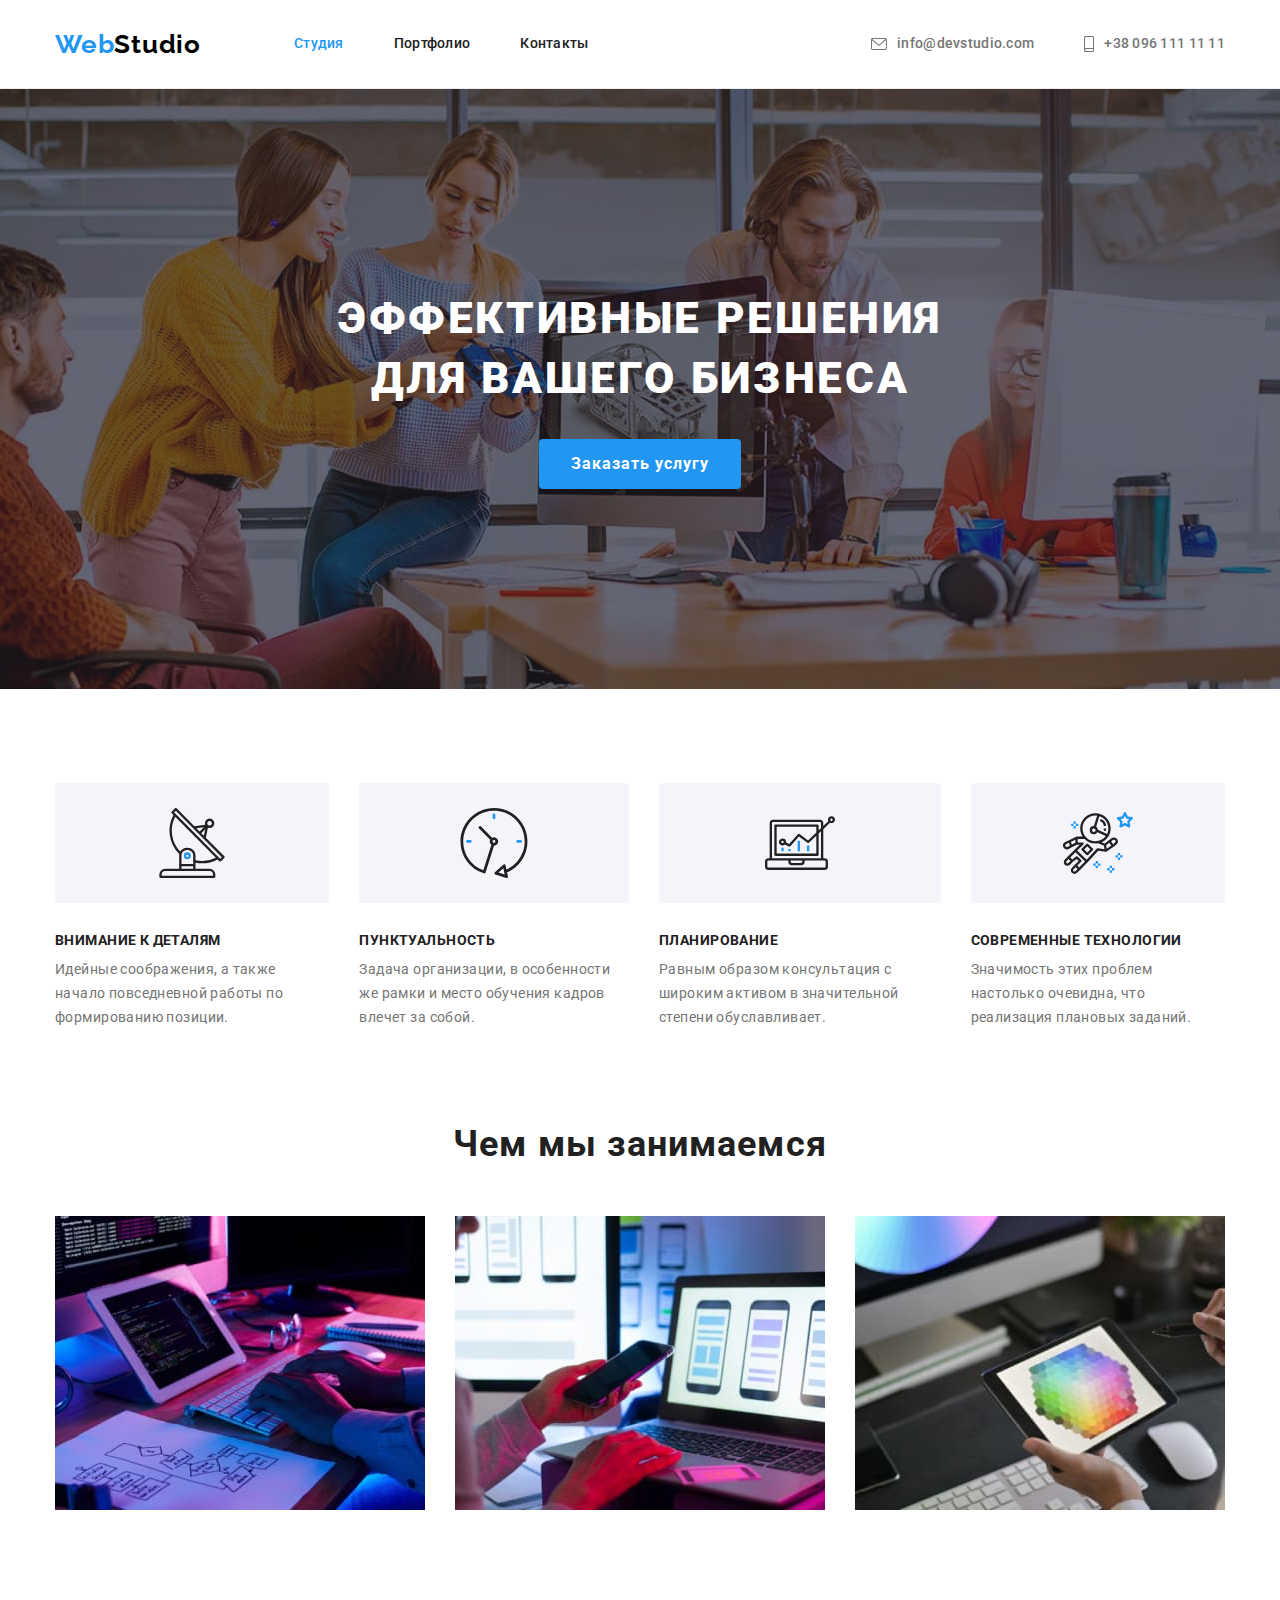
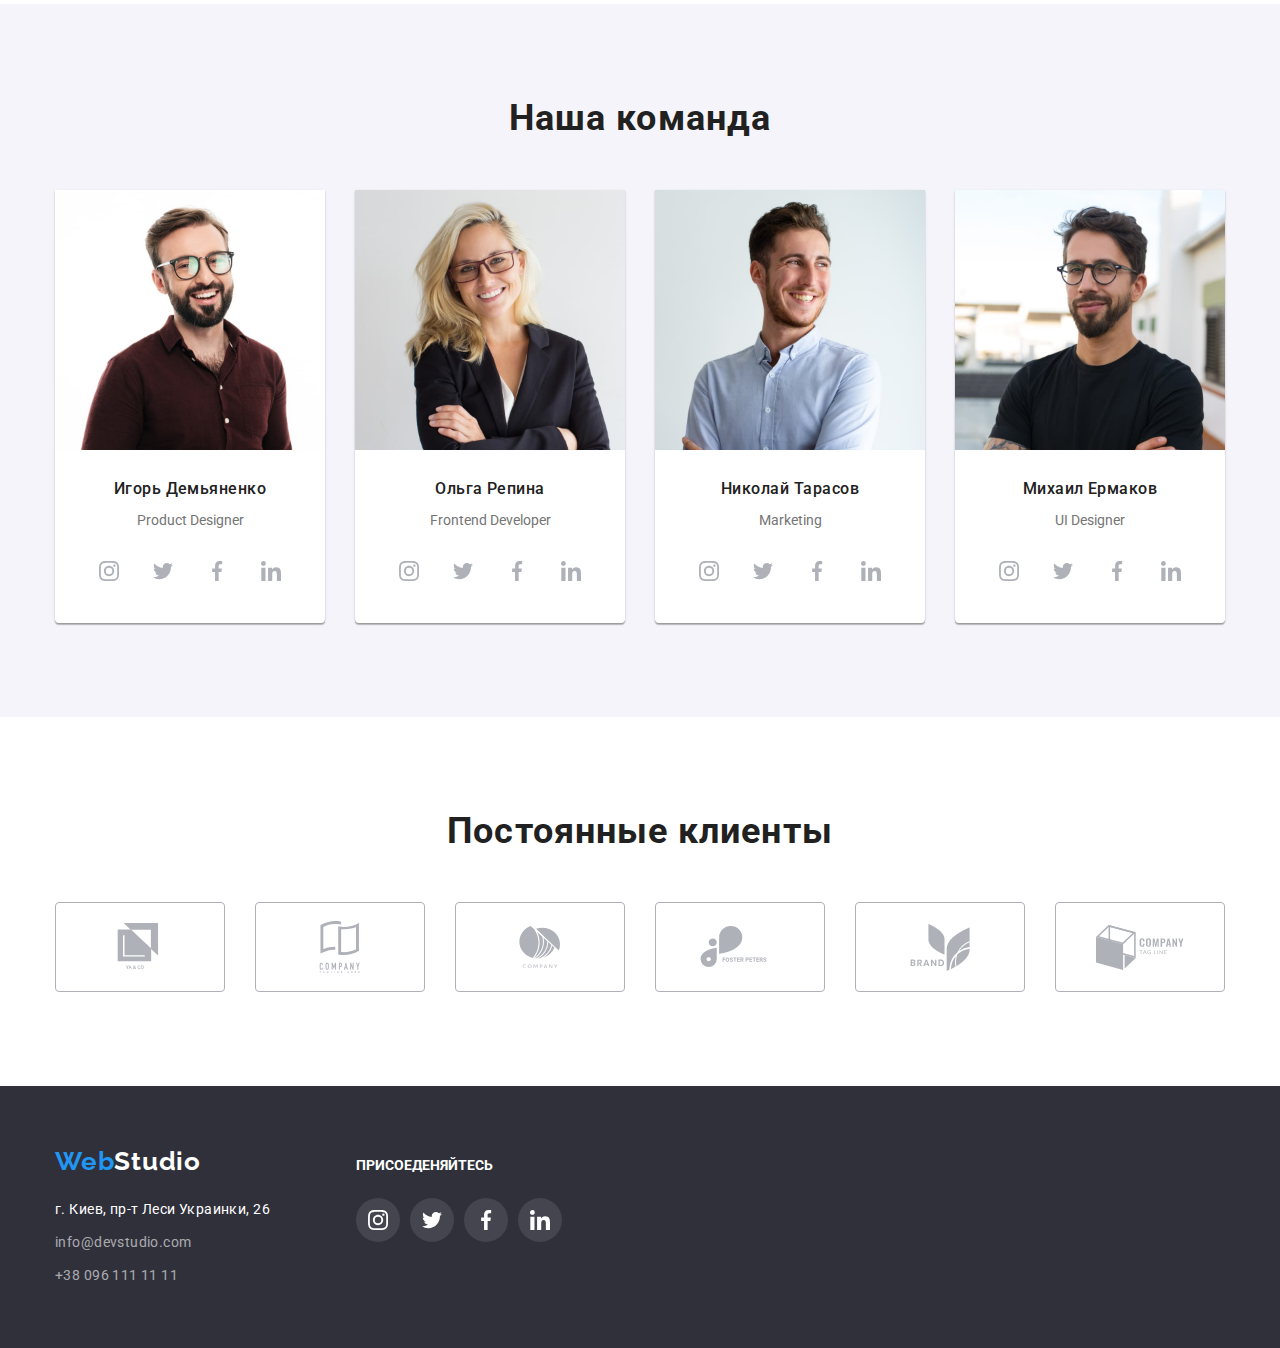
<file: index.html>
<!DOCTYPE html>
<html lang="en">
<head>
    <meta charset="UTF-8">
    <meta name="viewport" content="width=device-width, initial-scale=1.0">
    <title>Document</title>
    <link rel="preconnect" href="https://fonts.gstatic.com">
    <link 
    href="https://fonts.googleapis.com/css2?family=Raleway:wght@700&family=Roboto:wght@400;500;700;900&display=swap" 
    rel="stylesheet"
    />
    <link 
    rel="stylesheet" href="https://cdnjs.cloudflare.com/ajax/libs/modern-normalize/1.0.0/modern-normalize.min.css"
    />
    <link rel="stylesheet" href="css/common.css"/>
    <link rel="stylesheet" href="css/main.css"/>

</head>

<body class="page">
<!--Шапка сайта-->
    <header class="header">
        <div class="container">
            <nav class="main-nav">
                <a href="" lang="en" class="logo-studio">
                    <span class="web">Web</span>Studio 
                </a>
                <ul class="site-nav list">
                    <li class="item"><a href="" class="link link-current" >Студия</a></li>
                    <li class="item"><a href="./portfolio.html" class="link" >Портфолио</a></li>
                    <li class="item"><a href="" class="link" >Контакты</a></li>
                </ul>
            </nav>

            <ul class="contacts list">
                <li>
                    <a href="mailto:info@devstudio.com" class="link mail">
                        <svg class="logo" width=16 height=12>
                            <use href="./images/sprite.svg#mail" >
                            </use>
                        </svg>
                        info@devstudio.com</a>
                </li>
                <li>
                    <a href="tel:+380961111111" class="link number" >
                        <svg class="logo" width=10 height=16>
                            <use href="./images/sprite.svg#tel" >
                            </use>
                        </svg>
                        +38 096 111 11 11</a>
                </li>
            </ul>
        

        </div>
    </header>
    
   <main> 
       <!--Герой-->
    <section class="section hero">
        <h1 class="hero-title">Эффективные решения для вашего бизнеса</h1>
        <a href="" class="button">Заказать услугу</a>
    </section>
    
    <!--Список преимуществ-->
    <section class="section section-advantages">
        <div class="container">
        <h2 class="visually-hidden">Преимущества</h2>
        <ul class="feature list">
               <li class="item first">
                 <h3 class="title">Внимание к деталям</h3>
                 <p class="text">Идейные соображения, а также начало повседневной работы по формированию позиции.</p>
                </li>
                
                <li class="item second">
                 <h3 class="title">Пунктуальность</h3>  
                 <p class="text">Задача организации, в особенности же рамки и место обучения кадров влечет за собой.</p>
                </li>
                
                <li class="item third">
                 <h3 class="title">Планирование</h3>
                 <p class="text">Равным образом консультация с широким активом в значительной степени обуславливает.</p>
                </li>
                
                <li class="item fourth">
                 <h3 class="title">Современные технологии</h3>
                 <p class="text">Значимость этих проблем настолько очевидна, что реализация плановых заданий.</p>
                </li>
        </ul>
    </div>
    </section>
    
    <!--Чем занимается компания-->
    <section class="section">
        <div class="container work">
        <h2 class="section-title" >Чем мы занимаемся</h2>
        <ul class="work-list list">
            <li class="work-photo"><img src="./images/img1.jpg" alt="Набор кода" width="370" height="294"> </li>
            <li class="work-photo"><img src="./images/img2.jpg" alt="Создание приложений для смартфона" width="370" height="294"> </li>
            <li class="work-photo"><img src="./images/img3.jpg" alt="Дизайн приложений" width="370" height="294"> </li>
        
        </ul>
    </div>
    </section>
    
    <!--Наша команда-->
    <section class="section section-team">
        <div class="container">
             <h2 class="section-title" >Наша команда</h2>
             <ul class="team-list list">
             <li class="team-photo">
                <img src="./images/team1.jpg" alt="Учасник команды Игорь Демьяненко" width="270" height="260">
               
                <div class="team-join">
                     <h3 class="title">Игорь Демьяненко</h3>
                <p class="text" lang="en">Product Designer</p>

                <ul class="join-list">
                    <li class="join-item">
                         <a class="link-social" href="" >
                             <svg class="icon">
                                 <use href="./images/sprite.svg#instagram-2">
                                 </use>
                             </svg>
                         </a>
                    </li>
        
                    <li class="join-item">
                        <a class="link-social twitter" href="" >
                          <svg class="icon">
                             <use href="./images/sprite.svg#twitter-1">
                             </use>
                          </svg>
                        </a>
                    </li>
        
                    <li  class="join-item">
                        <a class="link-social" href="" >
                         <svg class="icon"  >
                             <use href="./images/sprite.svg#facebook-1">
                             </use>
                         </svg>
                        </a>
                    </li>
        
                    <li  class="join-item">
                        <a class="link-social" href="" >
                         <svg class="icon">
                             <use href="./images/sprite.svg#linkedin-1">
                             </use>
                         </svg>
                        </a>
                    </li>
                 </ul>
                </div>
             </li>
                
            <li class="team-photo">
                <img src="./images/team2.jpg" alt="Учасник команды Ольга Репина" width="270" height="260">
                
                <div class="team-join">
                <h3 class="title">Ольга Репина</h3>
                <p class="text" lang="en">Frontend Developer</p>
                <ul class="join-list">
                    <li class="join-item">
                         <a class="link-social" href="" >
                             <svg class="icon">
                                 <use href="./images/sprite.svg#instagram-2">
                                 </use>
                             </svg>
                         </a>
                    </li>
        
                    <li class="join-item">
                        <a class="link-social twitter" href="" >
                          <svg class="icon">
                             <use href="./images/sprite.svg#twitter-1">
                             </use>
                          </svg>
                        </a>
                    </li>
        
                    <li  class="join-item">
                        <a class="link-social" href="" >
                         <svg class="icon">
                             <use href="./images/sprite.svg#facebook-1">
                             </use>
                         </svg>
                        </a>
                    </li>
        
                    <li  class="join-item">
                        <a class="link-social" href="" >
                         <svg class="icon">
                             <use href="./images/sprite.svg#linkedin-1">
                             </use>
                         </svg>
                        </a>
                    </li>
                 </ul>

                </div>
            </li>
           
            <li class="team-photo">
                <img src="./images/team3.jpg" alt="Учасник команды Николай Тарасов" width="270" height="260">
                
                <div class="team-join">
                <h3 class="title">Николай Тарасов</h3>
                <p class="text" lang="en">Marketing</p>
                <ul class="join-list">
                    <li class="join-item">
                         <a class="link-social" href="" >
                             <svg class="icon"  >
                                 <use href="./images/sprite.svg#instagram-2">
                                 </use>
                             </svg>
                         </a>
                    </li>
        
                    <li class="join-item">
                        <a class="link-social" href="" >
                          <svg class="icon"  >
                             <use href="./images/sprite.svg#twitter-1">
                             </use>
                          </svg>
                        </a>
                    </li>
        
                    <li  class="join-item">
                        <a class="link-social" href="" >
                         <svg class="icon"  >
                             <use href="./images/sprite.svg#facebook-1">
                             </use>
                         </svg>
                        </a>
                    </li>
        
                    <li  class="join-item">
                        <a class="link-social" href="" >
                         <svg class="icon"  >
                             <use href="./images/sprite.svg#linkedin-1">
                             </use>
                         </svg>
                        </a>
                    </li>
                 </ul>

                </div>
            </li>
           
            <li class="team-photo">
                <img src="./images/team4.jpg" alt="Учасник команды Михаил Ермаков" width="270" height="260">
                
                <div class="team-join">
                <h3 class="title">Михаил Ермаков</h3>
                <p class="text" lang="en">UI Designer</p>
                <ul class="join-list">
                    <li class="join-item">
                         <a class="link-social" href="" >
                             <svg class="icon">
                                 <use href="./images/sprite.svg#instagram-2">
                                 </use>
                             </svg>
                         </a>
                    </li>

                    <li class="join-item">
                        <a class="link-social" href="" >
                          <svg class="icon">
                             <use href="./images/sprite.svg#twitter-1">
                             </use>
                          </svg>
                        </a>
                    </li>
        
                    <li  class="join-item">
                        <a class="link-social" href="" >
                         <svg class="icon" >
                             <use href="./images/sprite.svg#facebook-1">
                             </use>
                         </svg>
                        </a>
                    </li>
        
                    <li  class="join-item">
                        <a class="link-social" href="" >
                         <svg class="icon" >
                             <use href="./images/sprite.svg#linkedin-1">
                             </use>
                         </svg>
                        </a>
                    </li>
                 </ul>

                </div>
            </li>
        </ul>
    
            </div>
    </section>

    <!-- Постоянные клиенты -->
    <section class="section clients">
<div class="container">
    <h2 class="section-title">Постоянные клиенты</h2>
<ul class="clients-list">
    <li class="clients-item">
        <a href="" class="logo">
            <svg class="logo-icon" with="44.27" height="49.23">
                <use href="./images/sprite.svg#logo-1" >
                </use>
            </svg>
        </a>
    </li>
    <li class="clients-item">
        <a href="" class="logo">
            <svg class="logo-icon" with="40" height="52">
                <use href="./images/sprite.svg#logo-2">
                </use>
            </svg>
        </a>
    </li>
    <li class="clients-item">
        <a href="" class="logo">
            <svg class="logo-icon" with="41" height="42.6">
                <use href="./images/sprite.svg#logo-3">

                </use>
            </svg>
        </a>
    </li>
    <li class="clients-item">
        <a href="" class="logo">
            <svg class="logo-icon" with="79.66" height="42.02">
                <use href="./images/sprite.svg#logo-4">

                </use>
            </svg>
        </a>
    </li>
    <li class="clients-item">
        <a href="" class="logo">
            <svg class="logo-icon" with="59" height="47">
                <use href="./images/sprite.svg#logo-5">

                </use>
            </svg>
        </a>
    </li>
    <li class="clients-item">
        <a href="" class="logo">
            <svg class="logo-icon" with="88.48" height="45.44">
                <use href="./images/sprite.svg#logo-6">

                </use>
            </svg>
        </a>
    </li>
</ul>

</div>
    </section>
</main>
    
    <!--Футер-->
<footer class="footer">
    <div class="container">

        <div class="container-address">
          <a href="" lang="en" class="logo-studio"> <span class="web">Web</span>Studio</a>
          <address class="address"> 
           <ul class="address-list">
             <li class="address-item"> <a class="link" href="https://goo.gl/maps/yQrfU7rimWkXpTVe8" target="_blank">г. Киев, пр-т Леси Украинки, 26</a></li>
             <li class="address-item"> <a class="link contacts" href="mailto:info@devstudio.com" >info@devstudio.com</a></li>
             <li class="address-item"> <a class="link contacts" href="tel:+380961111111" >+38 096 111 11 11</a></li>
           </ul>
          </address>
        </div>

        <div class="container-join">
         <p class="title"><b>ПРИСОЕДЕНЯЙТЕСЬ</b></p>
         <ul class="join-list">
            <li class="join-item">
                 <a class="link-social" href="" >
                     <svg class="icon">
                         <use href="./images/sprite.svg#instagram-2">
                         </use>
                     </svg>
                 </a>
            </li>

            <li class="join-item">
                <a class="link-social" href="" >
                  <svg class="icon">
                     <use href="./images/sprite.svg#twitter-1">
                     </use>
                  </svg>
                </a>
            </li>

            <li  class="join-item">
                <a class="link-social" href="" >
                 <svg class="icon">
                     <use href="./images/sprite.svg#facebook-1">
                     </use>
                 </svg>
                </a>
            </li>

            <li  class="join-item">
                <a class="link-social" href="" >
                 <svg class="icon">
                     <use href="./images/sprite.svg#linkedin-1">
                     </use>
                 </svg>
                </a>
            </li>

         </ul>
        </div>
    </div>
    </footer>
</body>
</html>
</file>
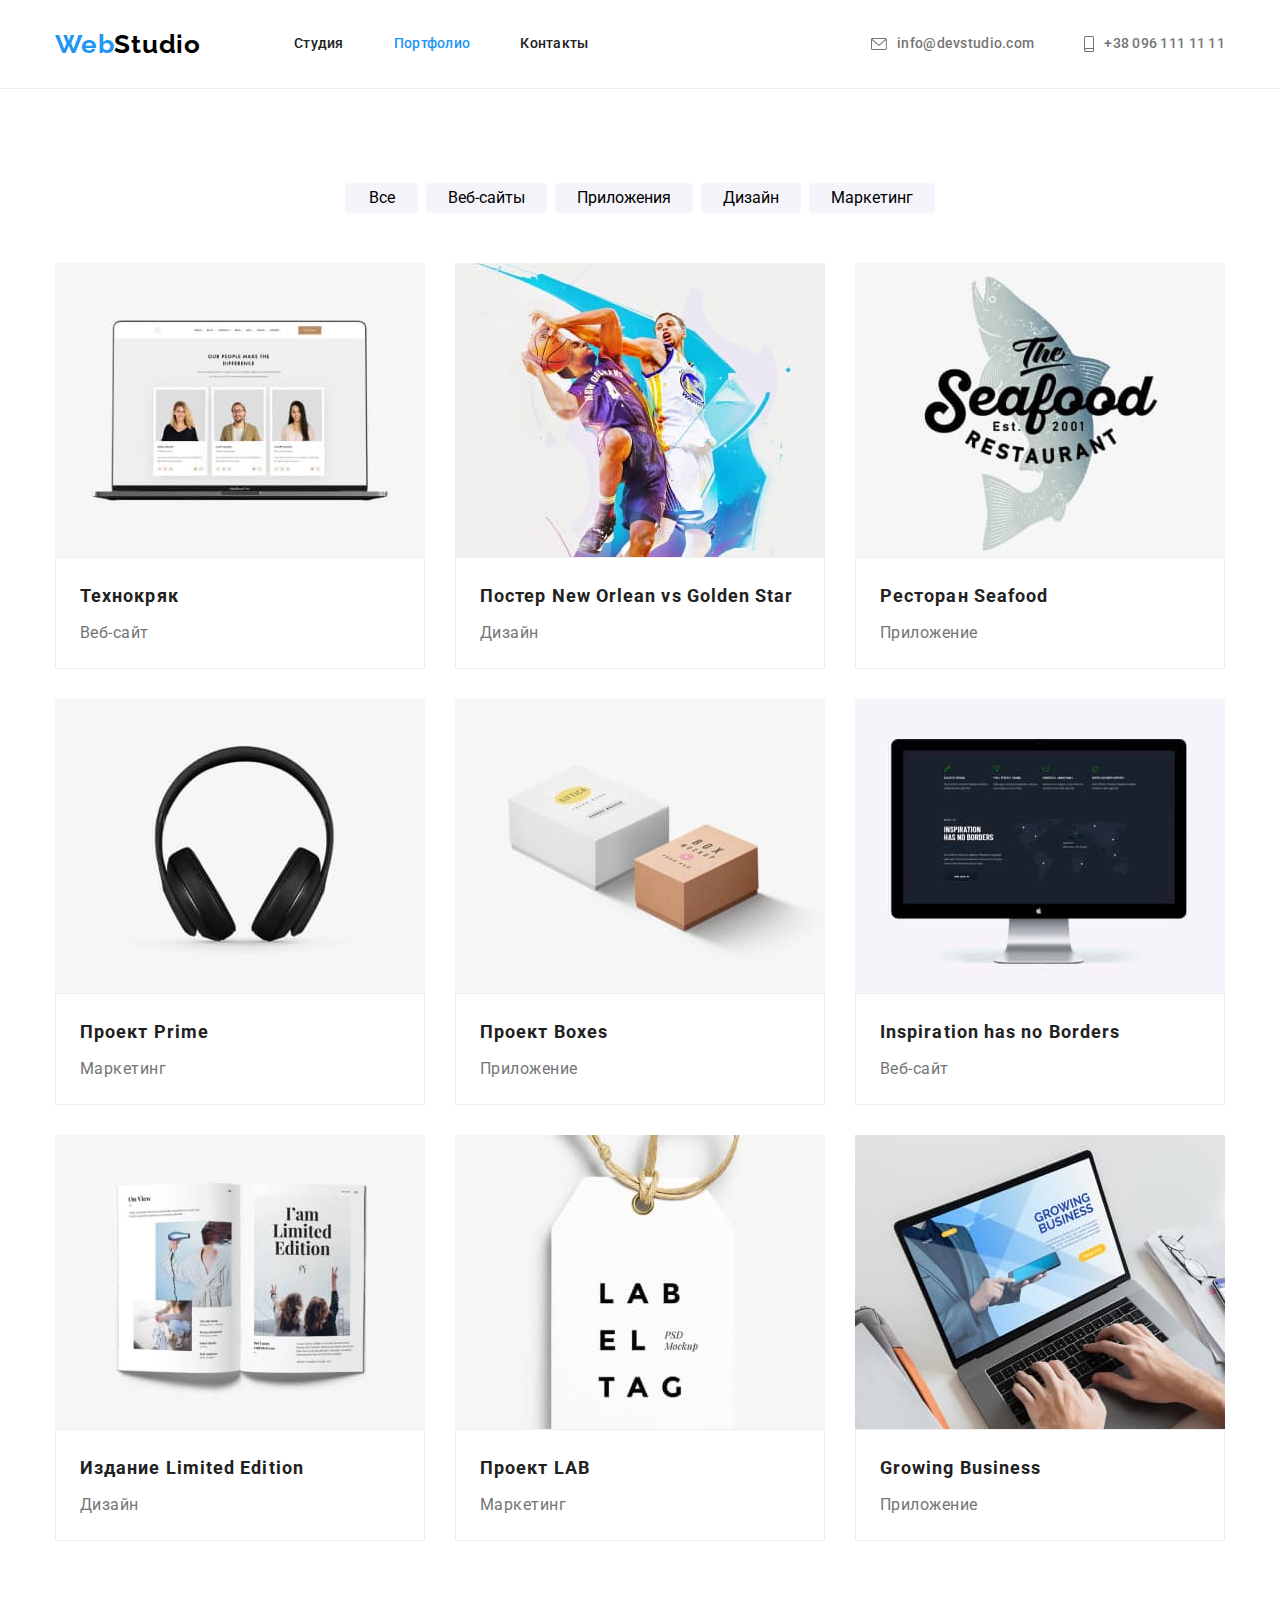
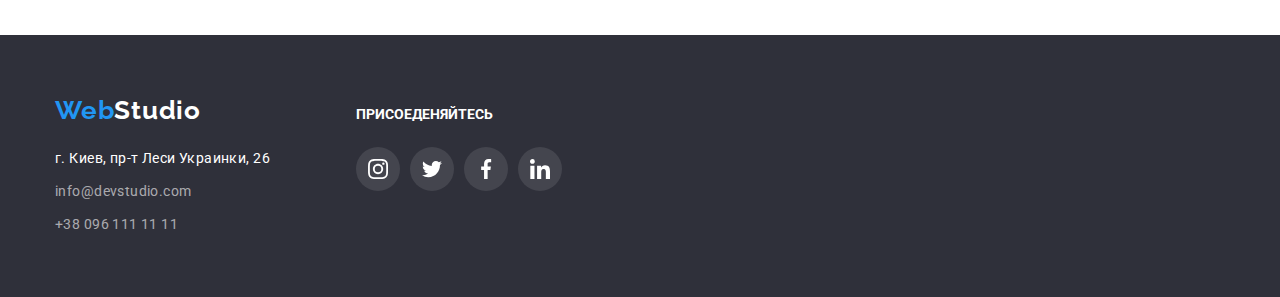
<file: portfolio.html>
<!DOCTYPE html>
<html lang="ru">
<head>
    <meta charset="UTF-8">
    <meta name="viewport" content="width=device-width, initial-scale=1.0">
    <title>Portfolio</title>
    <link rel="preconnect" href="https://fonts.gstatic.com">
    <link 
    href="https://fonts.googleapis.com/css2?family=Raleway:wght@700&family=Roboto:wght@400;500;700;900&display=swap" 
    rel="stylesheet"
    />
    <link 
    rel="stylesheet" href="https://cdnjs.cloudflare.com/ajax/libs/modern-normalize/1.0.0/modern-normalize.min.css"
    />
    <link rel="stylesheet" href="css/common.css"/>
    <link rel="stylesheet" href="css/portfolio.css"/>
</head>

<body class="page">

<!--Шапка сайта-->
    <header class="header">
        <div class="container">
            <nav class="main-nav">
                <a href="" lang="en" class="logo-studio">
                    <span class="web">Web</span>Studio 
                </a>
                <ul class="site-nav list">
                    <li class="item"><a href="./index.html" class="link" >Студия</a></li>
                    <li class="item"><a href="./portfolio.html" class="link link-current" >Портфолио</a></li>
                    <li class="item"><a href="" class="link" >Контакты</a></li>
                </ul>
            </nav>

            <ul class="contacts list">
                <li>
                    <a href="mailto:info@devstudio.com" class="link mail" >
                        <svg class="logo" width=16 height=12>
                            <use href="./images/sprite.svg#mail" >
                            </use>
                        </svg>
                        info@devstudio.com</a>
                </li>
                <li>
                    <a href="tel:+380961111111" class="link number" >
                        <svg class="logo" width=10 height=16>
                            <use href="./images/sprite.svg#tel" >
                            </use>
                        </svg>
                        +38 096 111 11 11</a>
                </li>
            </ul>
        </div>
    </header>

    <main>
        <section class="section">
            <div class="container porfolio">
               <h1 class="visually-hidden">Портфолио наших работ</h1>
                 <ul class="button-list list">
                     <li class="button"><button type="button" >Все</button></li>
                     <li class="button"><button type="button" >Веб-сайты</button></li>
                     <li class="button"><button type="button" >Приложения</button></li>
                     <li class="button"><button type="button" >Дизайн</button></li>
                     <li class="button"><button type="button" >Маркетинг</button></li>
                 </ul>
                <div class="porfolio">
                <ul class="portfolio-list list">
                    <li class="portfolio-elements">
                         <img src="./images/img.jpg" alt="Веб-сайт Технокряк" width="370" height="294">
                        <div class="portfolio-content">
                         <h2 class="title">Технокряк</h2>
                         <p class="text">Веб-сайт</p>
                        </div>
                    </li>
                    <li class="portfolio-elements">
                         <img src="./images/img(1).jpg" alt="Постер" width="370" height="294">
                        <div class="portfolio-content">
                         <h2 class="title">Постер New Orlean vs Golden Star</h2>
                         <p class="text">Дизайн</p>
                        </div>
                    </li>
                    <li class="portfolio-elements"> 
                         <img src="./images/img(2).jpg" alt="Ресторан Seafood" width="370" height="294">
                        <div class="portfolio-content">
                         <h2 class="title">Ресторан Seafood</h2>
                         <p class="text">Приложение</p>
                        </div>
                    </li>
                    <li class="portfolio-elements">
                         <img src="./images/img(3).jpg" alt="Проект Prime" width="370" height="294">
                        <div class="portfolio-content">
                         <h2 class="title">Проект Prime</h2>
                         <p class="text">Маркетинг</p>
                        </div>
                    </li>
                    <li class="portfolio-elements">
                         <img src="./images/img(4).jpg" alt="Проект Boxes" width="370" height="294">
                        <div class="portfolio-content">
                         <h2 class="title">Проект Boxes</h2>
                         <p class="text">Приложение</p>
                        </div>
                    </li>
                    <li class="portfolio-elements">
                         <img src="./images/img(5).jpg" alt="Веб-сайт Inspiration" width="370" height="294">
                        <div class="portfolio-content">
                         <h2 class="title">Inspiration has no Borders</h2>
                         <p class="text">Веб-сайт</p>
                        </div>
                        </li>
                    <li class="portfolio-elements">
                         <img src="./images/img(6).jpg" alt="Издание Limited Edition" width="370" height="294">
                        <div class="portfolio-content">
                         <h2 class="title">Издание Limited Edition</h2>
                         <p class="text">Дизайн</p>
                        </div>
                    </li>
                    <li class="portfolio-elements">
                         <img src="./images/img(7).jpg" alt="Проект LAB" width="370" height="294">
                        <div class="portfolio-content">
                         <h2 class="title">Проект LAB</h2>
                         <p class="text">Маркетинг</p>
                        </div>
                    </li>
                    <li class="portfolio-elements">
                         <img src="./images/img(8).jpg" alt="Приложение Growing Business" width="370" height="294">
                        <div class="portfolio-content">
                         <h2 class="title">Growing Business</h2>
                         <p class="text">Приложение</p>
                        </div>
                    </li>
                    </ul>
                </div>
            </div>
        </section> 
    </main>
    
    <!--Футер-->
    <footer class="footer">
        <div class="container">
            
            <div class="container-address">
              <a href="" lang="en" class="logo-studio"> <span class="web">Web</span>Studio</a>
              <address class="address"> 
               <ul class="address-list">
                 <li class="address-item"> <a class="link" href="https://goo.gl/maps/yQrfU7rimWkXpTVe8" target="_blank">г. Киев, пр-т Леси Украинки, 26</a></li>
                 <li class="address-item"> <a class="link contacts" href="mailto:info@devstudio.com" >info@devstudio.com</a></li>
                 <li class="address-item"> <a class="link contacts" href="tel:+380961111111" >+38 096 111 11 11</a></li>
               </ul>
              </address>
            </div>
    
        
            <div class="container-join">
             <p class="title"><b>ПРИСОЕДЕНЯЙТЕСЬ</b></p>
             <ul class="join-list">
                <li class="join-item">
                     <a class="link-social" href="" >
                         <svg class="icon">
                             <use href="./images/sprite.svg#instagram-2">
                             </use>
                         </svg>
                     </a>
                </li>
    
                <li class="join-item">
                    <a class="link-social" href="" >
                      <svg class="icon">
                         <use href="./images/sprite.svg#twitter-1">
                         </use>
                      </svg>
                    </a>
                </li>
    
                <li  class="join-item">
                    <a class="link-social" href="" >
                     <svg class="icon">
                         <use href="./images/sprite.svg#facebook-1">
                         </use>
                     </svg>
                    </a>
                </li>
    
                <li  class="join-item">
                    <a class="link-social" href="" >
                     <svg class="icon">
                         <use href="./images/sprite.svg#linkedin-1">
                         </use>
                     </svg>
                    </a>
                </li>
    
             </ul>
            </div>
        </div>
        </footer>
</body>
</html>
</file>
<file: css/common.css>
:root{
    --primaty-text-color: #757575;
    --title-text-color: #212121;
    --accent-color: #2196F3;
    --primary-white-color: #ffffff;
}

.page{
    color: var(--primaty-text-color);
    background-color: var(--primary-white-color);

    font-family: Roboto, sans-serif;
    font-size: 14px;
    line-height: 1.71;
}

img{
    display: block;
    max-width: 100%;
    height: auto;
}
/* Утилиты */
.visually-hidden {
    border: 0;
    clip: rect(0 0 0 0);
    height: 1px;
    margin: -1px;
    overflow: hidden;
    padding: 0;
    position: absolute;
    width: 1px;
}

.list{
    padding: 0;
    margin: 0;
    list-style: none;
}

/* container */
.container{   
    margin-left: auto;
    margin-right: auto;
    width: 1200px;
    padding-left: 15px;
    padding-right: 15px;
    
}

.section{
    padding-top: 94px;
    padding-bottom: 94px;
    margin: 0 auto;
}

.header .container{
    display: flex;

}

.container .main-nav{
    display: flex;
    align-items: center;

}

/* contacts */
.contacts {
    align-items: center;
    margin-left: auto;
}

.header{
    margin: 0 auto;
    border-bottom: 1px solid #ECECEC;
}

.header .contacts{
    display: flex;
}

.contacts .link{
    color: var(--primaty-text-color);
    text-decoration: none;
    margin-right: 50px;
    letter-spacing: 0.02em;
    font-weight: 500;
    display: inline-flex;
    align-items: center;
 
    padding-top: 32px;
    padding-bottom: 32px;

}

.container > .contacts .link {
    fill: currentColor;
    color: #757575;
}

.container > .contacts .link:hover,
.container > .contacts .link:focus{
    fill: var(--accent-color);
    color: var(--accent-color);
}

.contacts .number{
    margin-right:0;
}

.link .logo{
    margin-right: 10px;
}


/* Logo */
.logo-studio{
    margin-right: 93px;
    color:  #000000;
    font-family: Raleway, sans-serif;

    font-weight: 700;
    font-size: 26px;
    line-height: 1.19;
    letter-spacing: 0.03em;
    text-decoration: none;
}

.web{ 
    color: var(--accent-color);
}

/* site-nav */
.site-nav{
    margin-bottom: 0;
    display: flex;
}

.site-nav .item:not(:last-child){
    margin-right: 50px;
}

.site-nav .link{
    display: block;
    padding-top: 32px;
    padding-bottom: 32px;

    color:var(--title-text-color);
    font-weight: 500;
    font-size: 14px;
    line-height: 1.14;
    letter-spacing: 0.02em;
    text-decoration: none;

}

.site-nav .link-current{
    text-decoration: none;  
    color: var(--accent-color);

}

.site-nav .link:hover,
.site-nav .link:focus {
    color: var(--accent-color);
}



/* Footer */

.footer{
    margin: 0 auto;
    background-color: #2F303A;
    padding:60px 0;
    display: flex;
}


.footer .logo-studio{
    color: var(--primary-white-color);
    margin-right: 0;
}

.footer .container{
    display: flex;
    align-items: baseline;

}

.address-list{
    margin: 0; 
    padding: 0; 
    list-style: none;
    width: 231px;
    margin-right: 70px;
}

.address-item .link{
    font-family: Roboto, sans-serif;
    font-weight: 400;
    font-size: 14px;
    line-height: 1.71;
    letter-spacing: 0.03em;
    font-style: normal;
    text-decoration: none;
    display:block;
    color: var(--primary-white-color);
  
}

.address-item {
 margin-bottom: 9px;  
}

.address-item .contacts{
    color: rgba(255, 255, 255, 0.6) ;
}

.address-item:last-child{
    margin-bottom: 0;
}

.address-item:first-child{
    margin-top: 20px;
}


/* Join */
.container-join{
    display: block;
}

.container-join .title{
    color: var(--primary-white-color);
    margin: 0;
    margin-bottom: 20px;
} 

.join-list{
    display: flex;
    margin-top: 20px;
    padding: 0;
    margin: 0;
}

.container-join .join-item{
    display: block;
}

.join-social:last-child{
    margin-right: 0;
}

.footer .icon{
    fill:var(--primary-white-color);
    width: 20px;
    height: 20px;
}

.link-social{
    display: flex;
    width: 44px;
    height: 44px;
    justify-content: center;
    align-items: center;

    background-color: rgba(255, 255, 255, 0.1);
    border-radius: 50%;
}

.join-item{
    margin-right: 10px;
}

.join-item:last-child{
    margin-right: 0;
}

.footer .link-social:hover,
.footer .link-social:focus{
background-color: var(--accent-color);
}
</file>
<file: css/main.css>
/*цвет заголовков color: #212121;*/

/*вторичный цвет текста color: #757575;*/

/*акцент background: #2196F3;*/

/* вторичный цвет фона  background: #F5F4FA;*/

/*белый color: #FFFFFF;*/

/* вторичный белый (footer) color: rgba(255, 255, 255, 0.6); */
:root{
    --primaty-text-color: #757575;
    --title-text-color: #212121;
    --accent-color: #2196F3;
    --primary-white-color: #ffffff;
}

/* hero */
.hero {
    background-image: linear-gradient(
        rgba(47, 48, 58, 0.4),
        rgba(47, 48, 58, 0.4)
    ),
    url(../images/Hero.jpg);
    background-color: rgba(47, 48, 58, 0.4);

    
    max-width: 1600px;
    margin-left: auto;
    margin-right: auto;
    background-repeat: no-repeat;
    background-position: center;
    background-size: cover;


    text-align: center;
    min-height: 400px;
    padding-top: 200px;
    padding-bottom: 200px;  

} 

.hero-title{
    color: var(--primary-white-color);
    font-weight: 900;
    font-size: 44px;
    line-height: 1.36;
    letter-spacing: 0.06em;
    text-transform: uppercase;
    margin-bottom: 30px;
    margin-top: 0;
    width: 696px;
    margin-right: auto;
    margin-left: auto;
}

/* hero button */
.hero .button{
    display: inline-block;
    border: none;
    border-radius: 4px;
    outline:none;
    padding: 10px 32px;
    min-width: 136px;
    text-align: center;

    color: var(--primary-white-color);
    background-color: var(--accent-color);
    font-family: Roboto;
    font-weight: 700;
    font-size: 16px;
    line-height: 1.87;
    letter-spacing: 0.06em;
    text-decoration: none;
}

/* advantages */
.section-advantages{
    padding-bottom: 0;
}

/* features */
.feature {
    display: flex;
    flex-wrap: nowrap;
}

.feature > .item{
    flex-basis: calc(100%-60px) /4);
    margin-right: 30px;
}

.feature > .item:nth-child(4){
    margin-right: 0;
}

.feature .item:before{
content: "";
margin-bottom: 30px;
display:block;
height: 120px;
background-repeat: no-repeat;

background-position: center;
background-color: #F5F4FA;
border-radius: 4px;

}
.first::before{
    background-image: url(../images/advantages/antenna\ 1.svg);
}

.second::before{
    background-image: url(../images/advantages/clock\ 1.svg);
}

.third::before{
    background-image: url(../images/advantages/diagram\ 1.svg);
}

.fourth::before{
    background-image: url(../images/advantages/astronaut\ 1.svg);
}
 

.feature .title{
    color: var(--title-text-color);
    font-weight: 700;
    font-size: 14px;
    line-height: 1.14;
    letter-spacing: 0.03em;
    text-transform: uppercase;
    margin-bottom: 10px;
    margin-top: 0;

}

.feature .text{
    font-weight: 400;
    font-size: 14px;
    line-height: 1.71;
    letter-spacing: 0.03em;
    margin-top: 0;
    margin-bottom: 0;
}

/* Work */

.work-list{
    display: flex;
    flex-wrap: wrap;
}

.work-list img{
    display: block;
}
.work-photo{
    margin-right: 30px;
}

.work-photo:nth-child(3){
    margin-right: 0;
}

/* team */
.team-list{
    display: flex;
    flex-wrap: wrap;
}

.team-list .team-photo{
    margin-right: 30px;
    background-color: var(--primary-white-color);
    border-radius: 0px 0px 4px 4px;
    box-shadow: 0px 1px 3px rgba(0, 0, 0, 0.12), 
    0px 1px 1px rgba(0, 0, 0, 0.14), 
    0px 2px 1px rgba(0, 0, 0, 0.2)
}

.team-list img{
    display: block;
    margin-bottom: 30px;
}

.team-list .team-photo:nth-child(4){
    margin-right: 0;
}

.team-list .title{
    color: var(--title-text-color);
    font-weight: 500;
    font-size: 16px;
    line-height: 1.18;
    letter-spacing: 0.03em;
    margin-top: 0;
    margin-bottom: 10px;
    text-align: center;
}

.team-list  .text{
    margin-top: 0;
    margin-bottom: 16px;
    text-align: center;

}

/* section */
.section-title{
    color:var(--title-text-color) ;
    font-weight: 700;
    font-size: 36px;
    line-height: 1.16;
    text-align: center;
    letter-spacing: 0.03em;
    margin-bottom: 50px;
    margin-top: 0;
}

.section-title .team-list{
    font-weight: 500;
    font-size: 16px;
    line-height: 1.18;
    text-align: center;
    letter-spacing: 0.03em;
}

.section-team{
    background-color: #F5F4FA;
}


/* join */
.section-team .team-join{
    display: block;
    margin-top: 20px;
    padding: 0;

}

.team-join .join-list{
list-style: none;
display: flex;
margin-bottom: 30px;
justify-content: center;
align-items: center;
}

.team-join .join-item{
    border-radius: 50%;
}

.team-join .link-social:hover,
.team-join .link-social:focus{
    background-color: #2196F3;
    color: white;
}

.team-join .icon{
    width: 20px;
    height: 20px;
    fill: currentColor;

}

.link-social{
    color: #AFB1B8;
}

.team-join .icon:hover,
.team-join .icon:focus{
    color: var(--primary-white-color);
} 


/* Clients */
.clients-list{
    display: flex;
    flex-wrap: wrap;
    list-style: none;
    margin: 0;
    padding: 0;

}

.clients-item{
    width: 170px;
    height: 90px;
    margin-right: 30px;
}

.clients-item:last-child{
    margin-right: 0;
}

.clients-item .logo{
    display: flex;
    justify-content: center;
    align-items: center;
    width: 170px;
    height: 90px;
    margin: 0;
    fill:currentColor ;
    color: #AFB1B8;
    border: 1px solid #AFB1B8;
    border-radius: 4px;
}

.clients-item .logo:hover,
.clients-item .logo:focus{
    border: 1px solid var(--accent-color);
    color: var(--accent-color);
}
</file>
<file: css/portfolio.css>
:root{
    --primaty-text-color: #757575;
    --title-text-color: #212121;
    --accent-color: #2196F3;
    --primary-white-color: #ffffff;
}


/* button */

.button-list{
    display: flex;
    justify-content: center;
    margin-bottom: 50px;

    color: var(--title-text-color);
    font-family: Roboto;
    font-weight: 500;
    font-size: 16px;
    line-height: 1.62;
    letter-spacing: 0.03em;
}
.button{
    margin-right: 8px;
}

.button:last-child{
    margin-right: 0;
}

button {
    cursor: pointer;
    display: block;
    border-radius: 4px;
    border: none;
    outline:none;
    min-width: 73px;
    background-color: #F5F4FA;
    padding: 6px 22px;
    margin-bottom: 0;

}

button:hover,
button:focus{
    color: var(--primary-white-color);
    background-color: var(--accent-color);
    box-shadow: 0px 3px 1px rgba(0, 0, 0, 0.1), 
    0px 1px 2px rgba(0, 0, 0, 0.08), 
    0px 2px 2px rgba(0, 0, 0, 0.12)
}


/* Portfolio */
.portfolio-list img{
    display: block;
    margin-top: 0;
    
}

.portfolio-list{
    display: flex;
    flex-wrap: wrap;
}

.portfolio-elements:hover,
.portfolio-elements:focus{
    box-shadow: 0px 1px 1px rgba(0, 0, 0, 0.12), 
    0px 4px 4px rgba(0, 0, 0, 0.06),
     1px 4px 6px rgba(0, 0, 0, 0.16)
}

.portfolio-elements{
    flex-basis: calc(100%-60px) /3);
    margin-right : 30px;
    margin-bottom : 30px;
}

/* .portfolio-elements{
    width: 370px;
    margin-right: 30px;
    margin-bottom: 30px; */
    /* background-color: var(--primary-white-color); */


.portfolio-elements:nth-child(3n){
    margin-right: 0;
}

.portfolio-elements:nth-last-child(-n + 3){
    margin-bottom: 0;
}

.portfolio-list .title{
    color: var(--title-text-color);
    font-weight: 700;
    font-size: 18px;
    line-height: 2;
    letter-spacing: 0.06em;
    margin-top: 0;
    margin-bottom: 4px;
 }

 .portfolio-content{
    padding:20px 24px;
    border: 1px solid #EEEEEE;
 }

.portfolio-list .text{
    font-weight: 400;
    font-size: 16px;
    line-height: 1.87;
    letter-spacing: 0.03em;
    margin-top: 0;
    margin-bottom: 0;
 }
</file>
